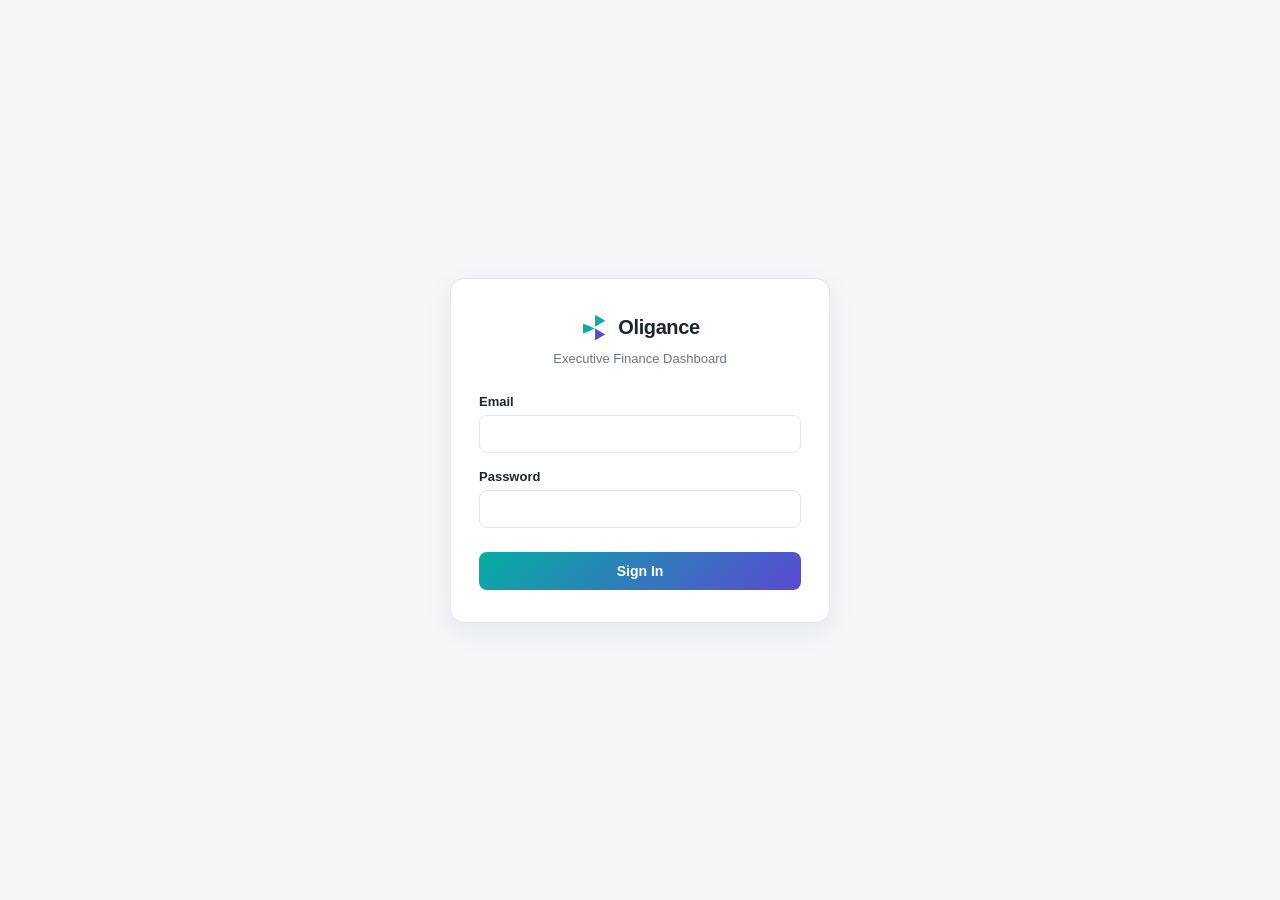
<file: login.html>
<!doctype html>
<html lang="en">
<head>
<meta charset="UTF-8" />
<meta name="viewport" content="width=device-width, initial-scale=1.0" />
<title>Sign In — Oligance Dashboard</title>
<style>
  :root {
    --teal: #06aea3;
    --purple: #5b49d3;
    --bg: #f4f6f8;
    --card: #ffffff;
    --text: #1c2430;
    --muted: #6b7685;
    --border: #e2e6ea;
    --error: #d64545;
  }
  * { box-sizing: border-box; }
  body {
    margin: 0;
    min-height: 100vh;
    display: flex;
    align-items: center;
    justify-content: center;
    background: var(--bg);
    font-family: -apple-system, BlinkMacSystemFont, "Segoe UI", Roboto, Arial, sans-serif;
    color: var(--text);
  }
  .card {
    width: 100%;
    max-width: 380px;
    background: var(--card);
    border: 1px solid var(--border);
    border-radius: 14px;
    padding: 32px 28px;
    box-shadow: 0 8px 30px rgba(20, 30, 45, 0.06);
  }
  .brand-lockup {
    display: flex;
    align-items: center;
    gap: 10px;
    justify-content: center;
    margin-bottom: 6px;
  }
  .brand-logo { width: 28px; height: 34px; }
  .brand-word { font-size: 20px; font-weight: 700; letter-spacing: -0.02em; }
  .brand-sub {
    text-align: center;
    color: var(--muted);
    font-size: 13px;
    margin-bottom: 28px;
  }
  label {
    display: block;
    font-size: 13px;
    font-weight: 600;
    margin-bottom: 6px;
    margin-top: 16px;
  }
  input {
    width: 100%;
    padding: 10px 12px;
    border: 1px solid var(--border);
    border-radius: 8px;
    font-size: 14px;
    outline: none;
    transition: border-color 0.15s;
  }
  input:focus { border-color: var(--teal); }
  button {
    width: 100%;
    margin-top: 24px;
    padding: 11px 12px;
    border: none;
    border-radius: 8px;
    background: linear-gradient(135deg, var(--teal), var(--purple));
    color: #fff;
    font-size: 14px;
    font-weight: 600;
    cursor: pointer;
  }
  button:disabled { opacity: 0.6; cursor: not-allowed; }
  .error {
    margin-top: 14px;
    padding: 10px 12px;
    border-radius: 8px;
    background: rgba(214, 69, 69, 0.08);
    color: var(--error);
    font-size: 13px;
    display: none;
  }
  .error.visible { display: block; }
</style>
</head>
<body>
<form class="card" id="loginForm" autocomplete="on">
  <div class="brand-lockup">
    <svg class="brand-logo" viewBox="0 0 460 560" role="img" aria-label="Oligance">
      <path fill="#06aea3" d="M247,60 L247,260 L415,160 Z"/>
      <path fill="#06aea3" d="M50,205 L50,375 L245,290 Z"/>
      <path fill="#5b49d3" d="M247,290 L247,480 L415,385 Z"/>
    </svg>
    <span class="brand-word">Oligance</span>
  </div>
  <div class="brand-sub">Executive Finance Dashboard</div>

  <label for="email">Email</label>
  <input type="email" id="email" name="email" required autocomplete="username" />

  <label for="password">Password</label>
  <input type="password" id="password" name="password" required autocomplete="current-password" />

  <button type="submit" id="submitBtn">Sign In</button>
  <div class="error" id="errorMsg"></div>
</form>

<script>
  const form = document.getElementById('loginForm');
  const errorMsg = document.getElementById('errorMsg');
  const submitBtn = document.getElementById('submitBtn');

  const params = new URLSearchParams(location.search);
  const redirectTo = params.get('redirect') && params.get('redirect').startsWith('/')
    ? params.get('redirect')
    : '/';

  form.addEventListener('submit', async (e) => {
    e.preventDefault();
    errorMsg.classList.remove('visible');
    submitBtn.disabled = true;
    submitBtn.textContent = 'Signing in…';

    try {
      const res = await fetch('/api/login', {
        method: 'POST',
        headers: { 'Content-Type': 'application/json' },
        body: JSON.stringify({
          email: document.getElementById('email').value,
          password: document.getElementById('password').value,
        }),
      });

      if (!res.ok) {
        const data = await res.json().catch(() => ({}));
        errorMsg.textContent = data.error || 'Sign in failed. Please try again.';
        errorMsg.classList.add('visible');
        submitBtn.disabled = false;
        submitBtn.textContent = 'Sign In';
        return;
      }

      window.location.href = redirectTo;
    } catch {
      errorMsg.textContent = 'Network error. Please try again.';
      errorMsg.classList.add('visible');
      submitBtn.disabled = false;
      submitBtn.textContent = 'Sign In';
    }
  });
</script>
</body>
</html>
</file>
